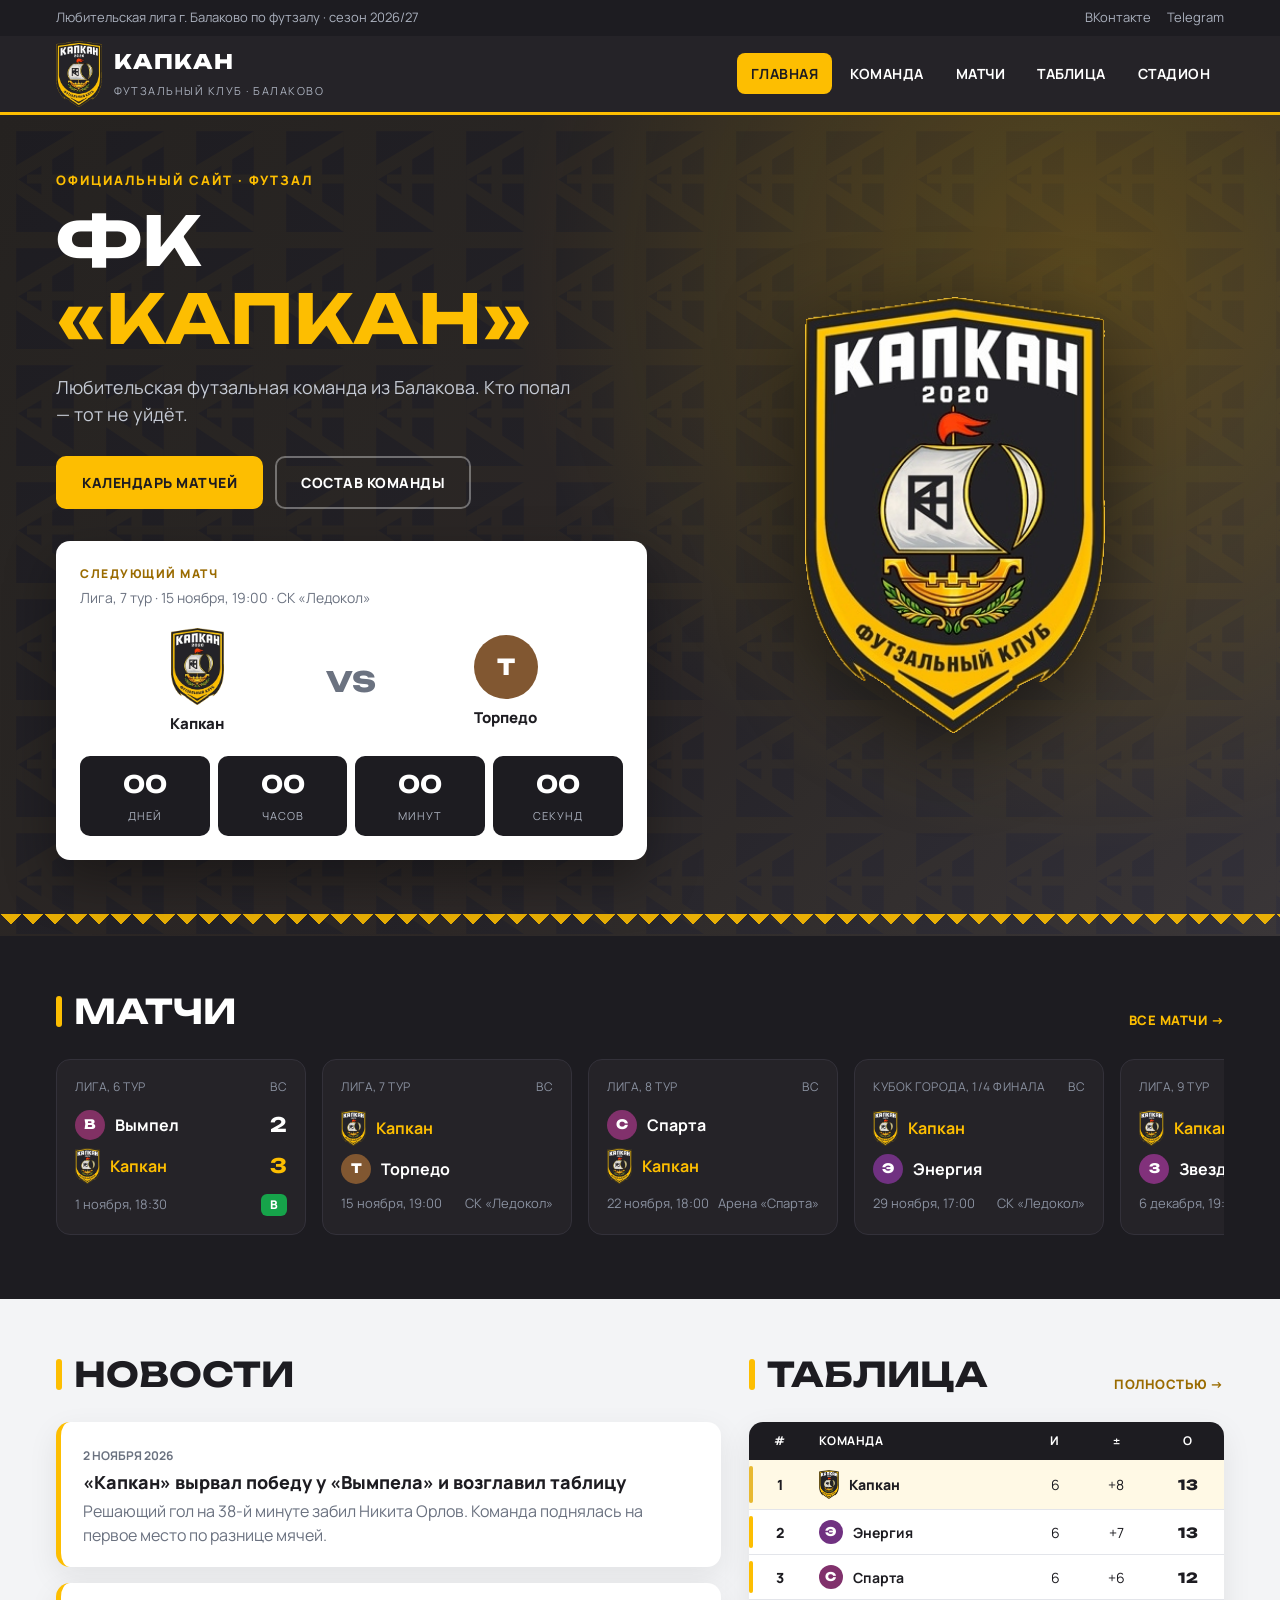
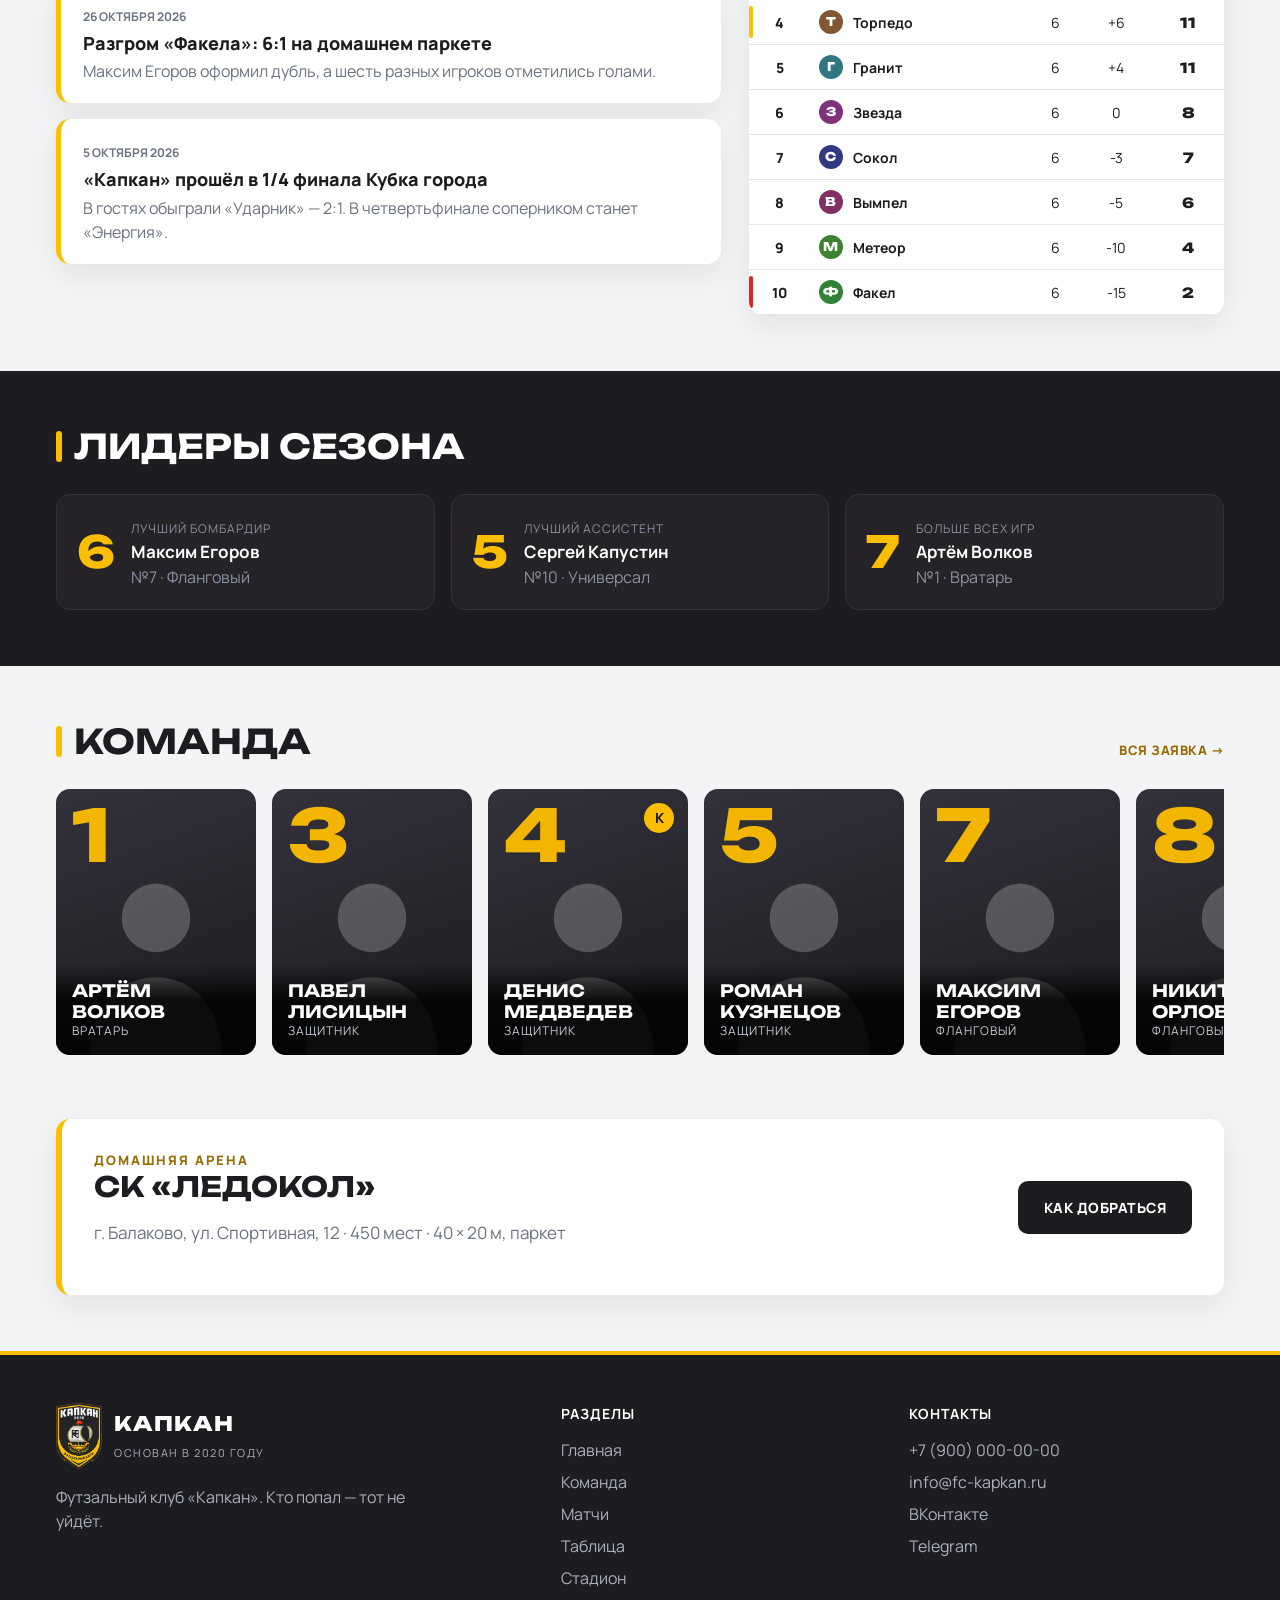
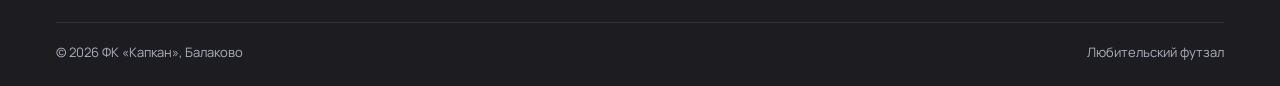
<file: index.html>
<!doctype html>
<html lang="ru">
<head>
  <meta charset="utf-8">
  <meta name="viewport" content="width=device-width, initial-scale=1">
  <title>ФК «Капкан» — официальный сайт футзального клуба</title>
  <meta name="description" content="Официальный сайт любительской футзальной команды «Капкан» из Балакова: заявка, матчи, таблица, стадион.">
  <link rel="icon" href="assets/img/emblem.png" type="image/png">
  <link rel="preconnect" href="https://fonts.googleapis.com">
  <link rel="preconnect" href="https://fonts.gstatic.com" crossorigin>
  <link href="https://fonts.googleapis.com/css2?family=Manrope:wght@400;600;700;800&family=Unbounded:wght@600;800&display=swap" rel="stylesheet">
  <link rel="stylesheet" href="assets/css/style.css">
</head>
<body data-page="home">
<div id="site-header"></div>
<main>
  <section class="hero">
    <div class="container">
      <div>
        <div class="hero__kicker">Официальный сайт · футзал</div>
        <h1>ФК <span>«Капкан»</span></h1>
        <p>Любительская футзальная команда из Балакова. Кто попал — тот не уйдёт.</p>
        <div class="btn-row">
          <a class="btn" href="matches.html">Календарь матчей</a>
          <a class="btn btn--ghost" href="team.html">Состав команды</a>
        </div>
        <div style="margin-top:32px" id="next-match"></div>
      </div>
      <img class="hero__emblem" src="assets/img/emblem.png" alt="Эмблема ФК «Капкан»">
    </div>
  </section>

  <section class="section section--dark">
    <div class="container">
      <div class="section__head"><h2 class="section__title">Матчи</h2><a class="more" href="matches.html">Все матчи →</a></div>
      <div class="match-strip" id="match-strip"></div>
    </div>
  </section>

  <section class="section">
    <div class="container home-grid">
      <div>
        <div class="section__head"><h2 class="section__title">Новости</h2></div>
        <div class="news" id="news"></div>
      </div>
      <div>
        <div class="section__head"><h2 class="section__title">Таблица</h2><a class="more" href="table.html">Полностью →</a></div>
        <div id="mini-table"></div>
      </div>
    </div>
  </section>

  <section class="section section--dark">
    <div class="container">
      <div class="section__head"><h2 class="section__title">Лидеры сезона</h2></div>
      <div class="leaders" id="leaders"></div>
    </div>
  </section>

  <section class="section">
    <div class="container">
      <div class="section__head"><h2 class="section__title">Команда</h2><a class="more" href="team.html">Вся заявка →</a></div>
      <div class="squad-slider" id="squad-slider"></div>
    </div>
  </section>

  <section class="section" style="padding-top:0">
    <div class="container">
      <div class="card" style="padding:32px;display:flex;justify-content:space-between;align-items:center;gap:24px;flex-wrap:wrap;border-left:6px solid var(--c-primary)">
        <div><div class="hero__kicker">Домашняя арена</div><div id="stadium-teaser"></div></div>
        <a class="btn btn--dark" href="stadium.html">Как добраться</a>
      </div>
    </div>
  </section>
</main>
<div id="site-footer"></div>
<script src="assets/js/data.js"></script>
<script src="assets/js/app.js"></script>
</body>
</html>
</file>
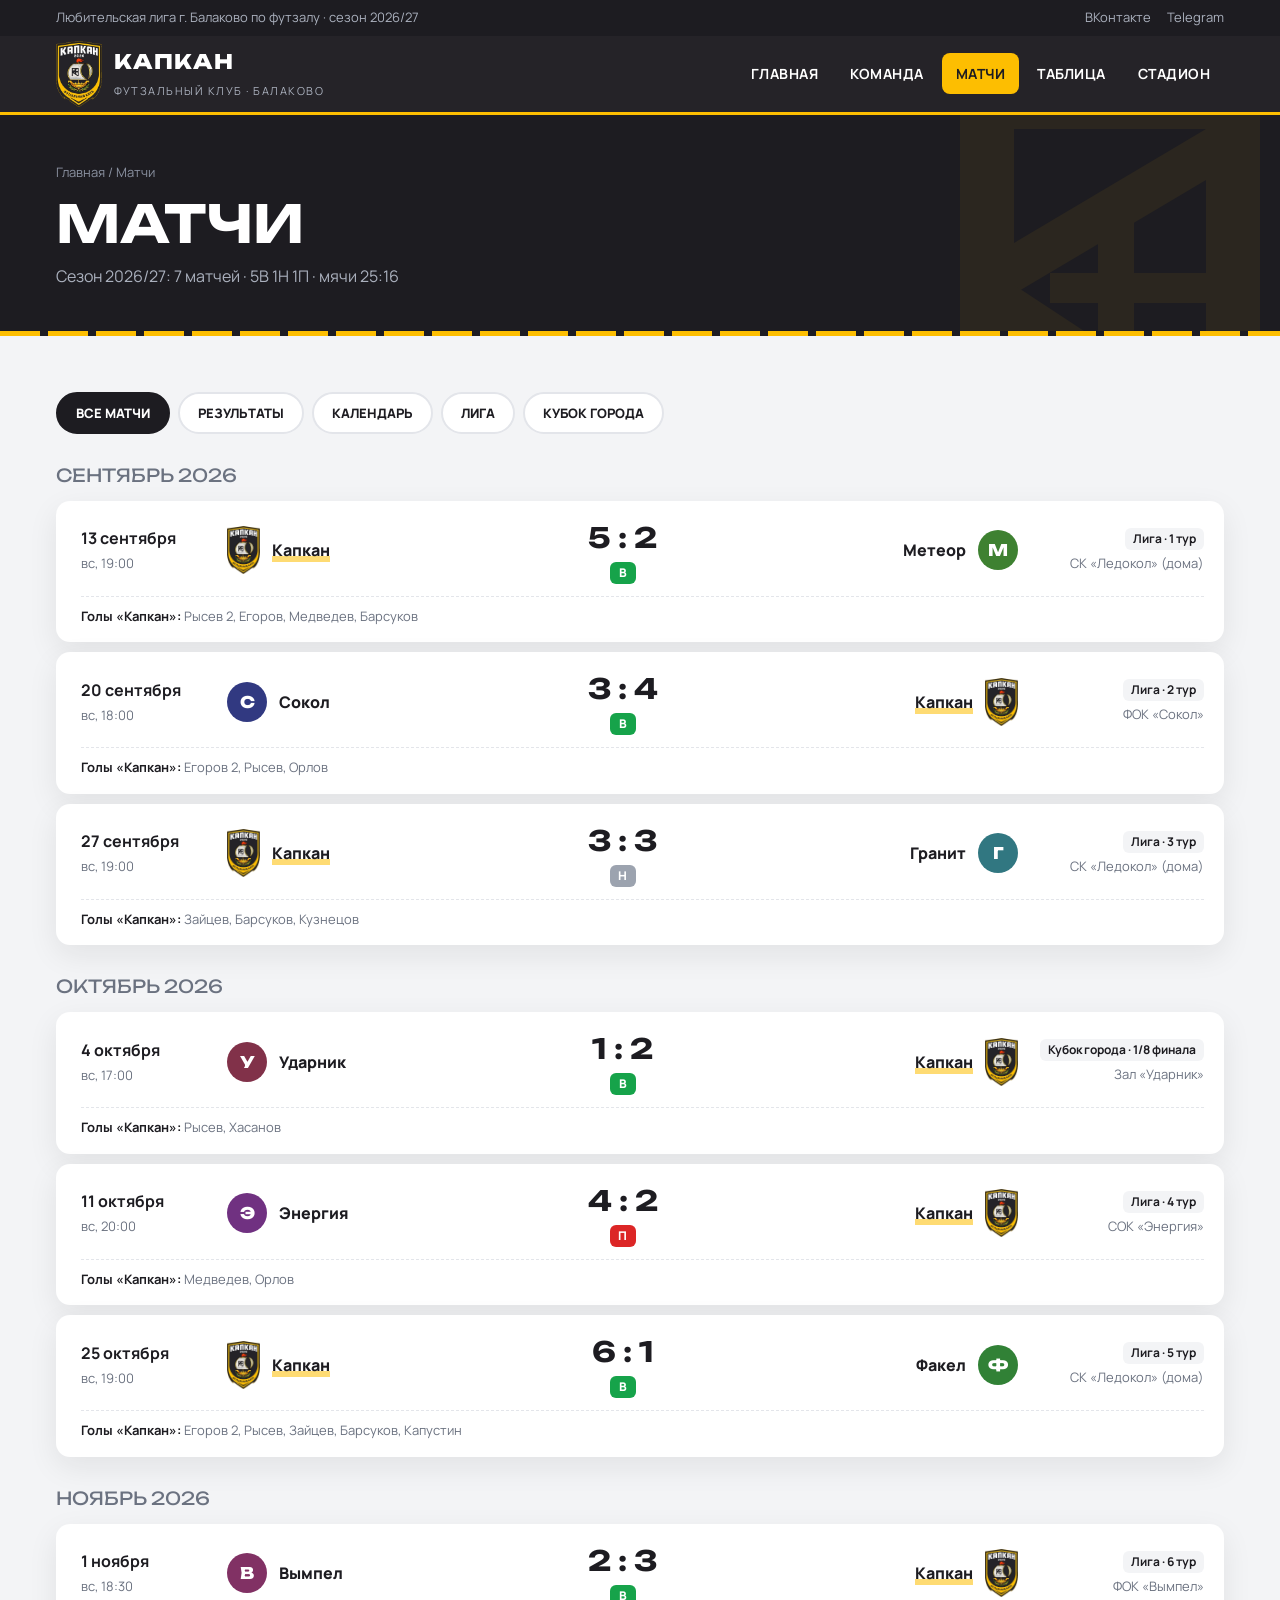
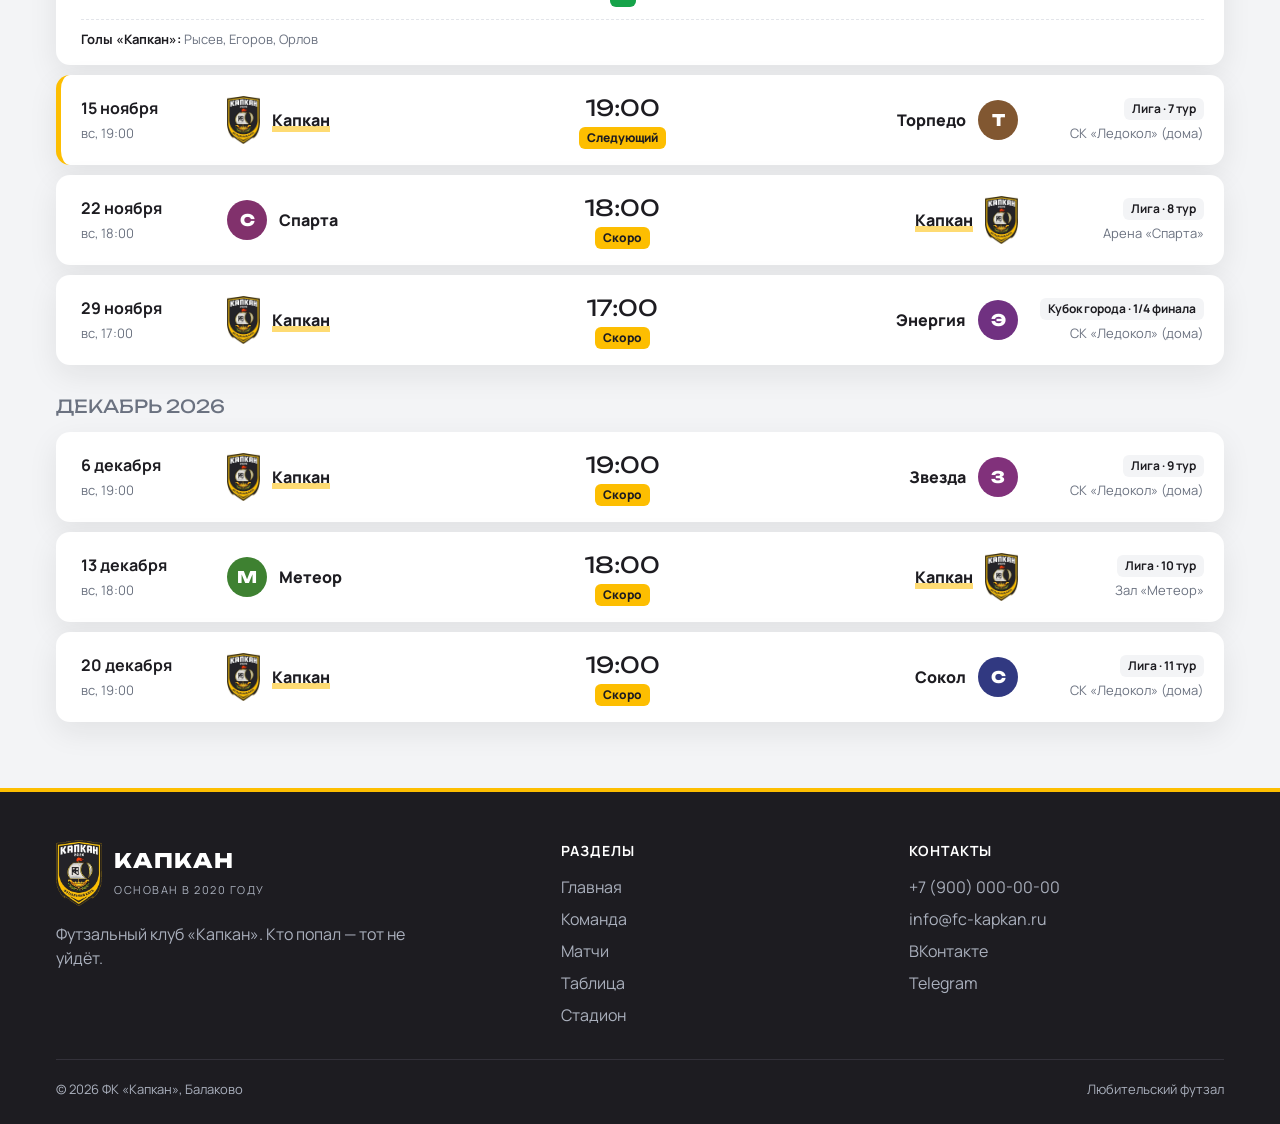
<file: matches.html>
<!doctype html>
<html lang="ru">
<head>
  <meta charset="utf-8">
  <meta name="viewport" content="width=device-width, initial-scale=1">
  <title>Матчи — ФК «Капкан»</title>
  <meta name="description" content="Календарь и результаты матчей ФК «Капкан».">
  <link rel="icon" href="assets/img/emblem.png" type="image/png">
  <link rel="preconnect" href="https://fonts.googleapis.com">
  <link rel="preconnect" href="https://fonts.gstatic.com" crossorigin>
  <link href="https://fonts.googleapis.com/css2?family=Manrope:wght@400;600;700;800&family=Unbounded:wght@600;800&display=swap" rel="stylesheet">
  <link rel="stylesheet" href="assets/css/style.css">
</head>
<body data-page="matches">
<div id="site-header"></div>
<main>
  <section class="page-head"><div class="container">
    <div class="crumbs"><a href="index.html">Главная</a> / Матчи</div>
    <h1>Матчи</h1>
    <p id="season-summary"></p>
  </div></section>

  <section class="section"><div class="container">
    <div class="tabs" id="tabs"></div>
    <div id="match-list"></div>
  </div></section>
</main>
<div id="site-footer"></div>
<script src="assets/js/data.js"></script>
<script src="assets/js/app.js"></script>
</body>
</html>
</file>
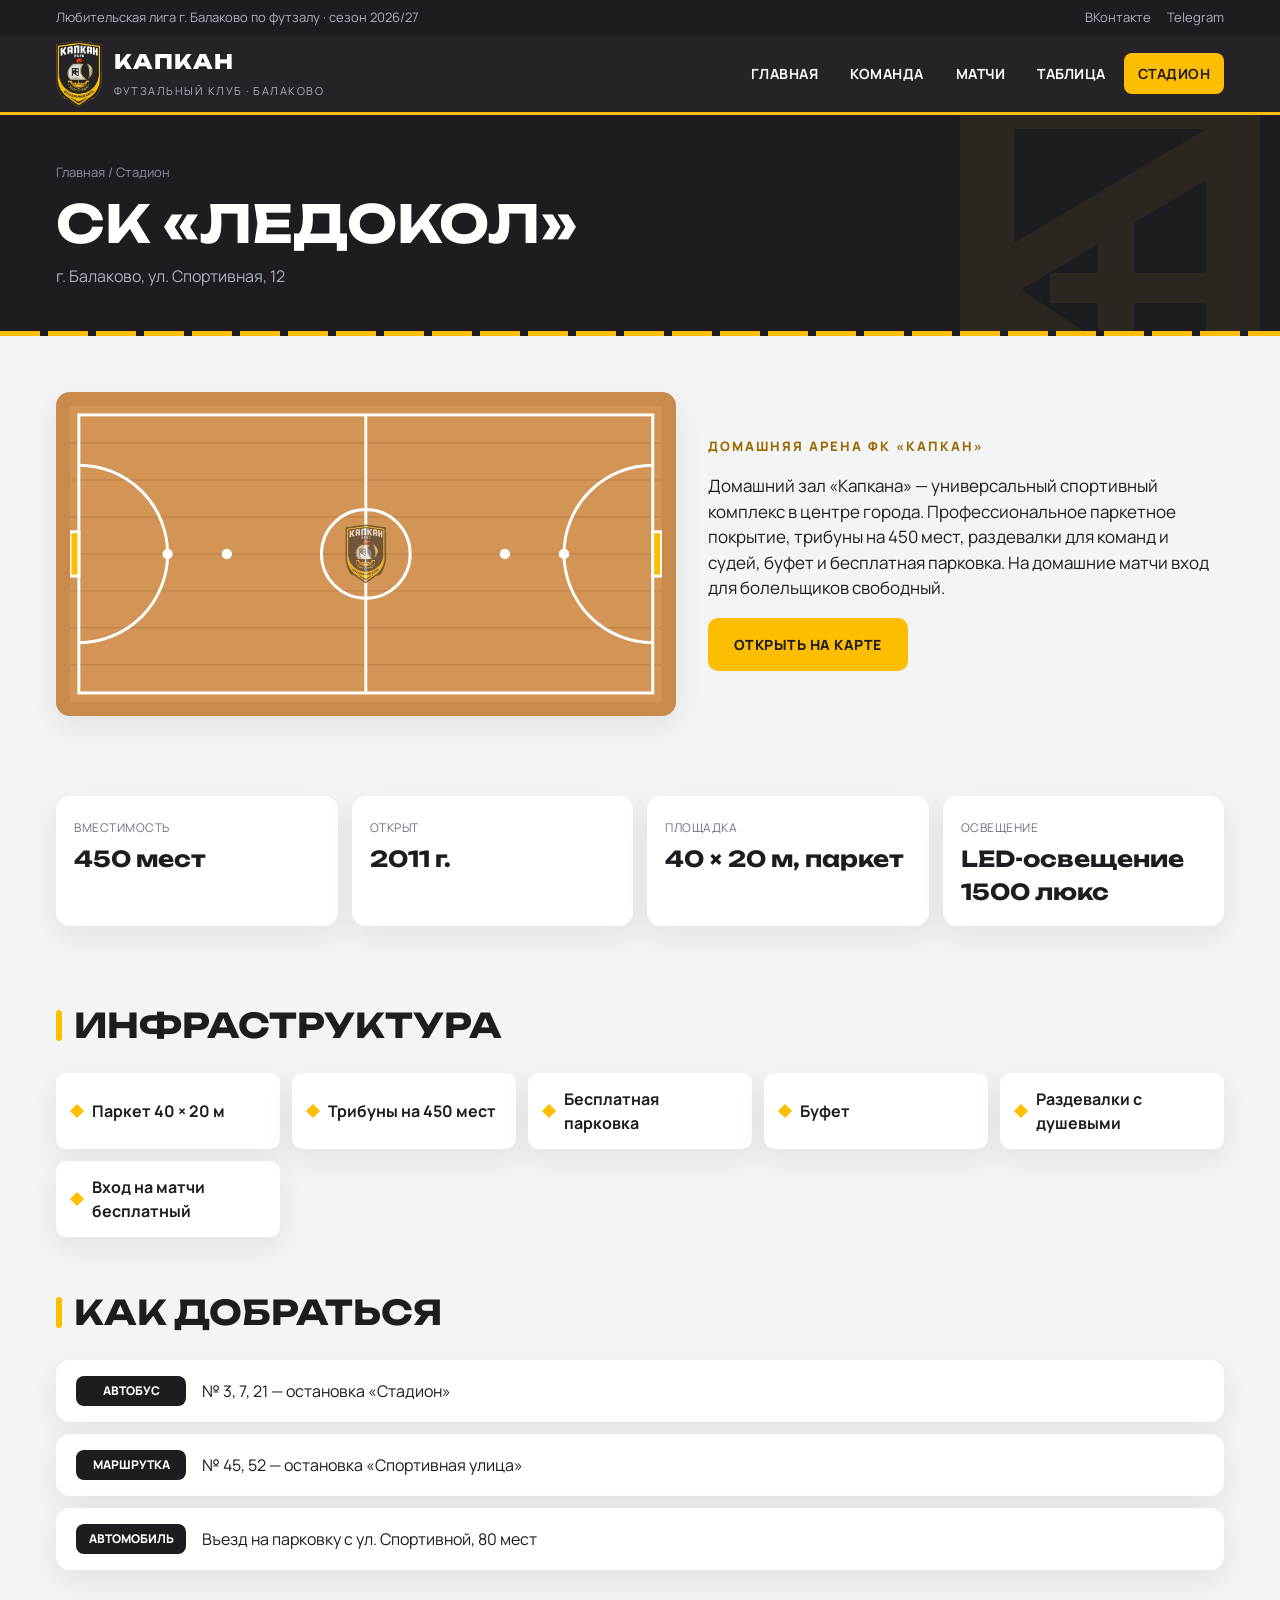
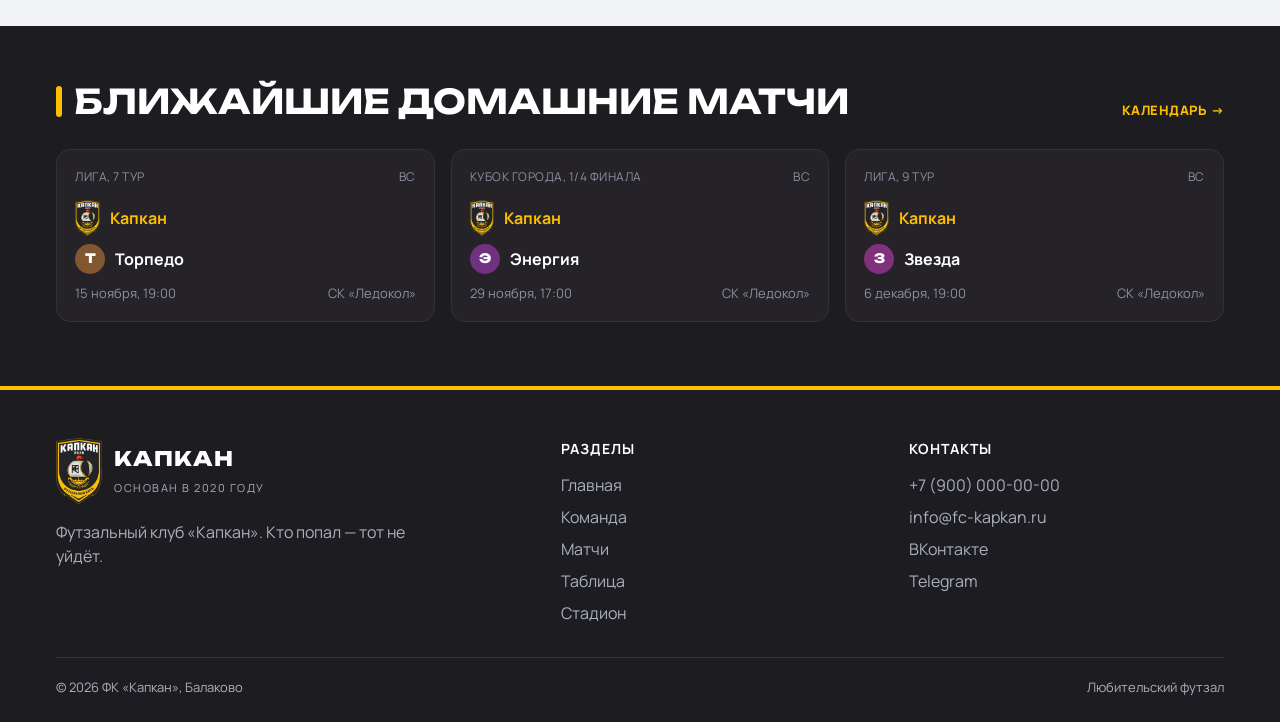
<file: stadium.html>
<!doctype html>
<html lang="ru">
<head>
  <meta charset="utf-8">
  <meta name="viewport" content="width=device-width, initial-scale=1">
  <title>Стадион — ФК «Капкан»</title>
  <meta name="description" content="Домашняя арена ФК «Капкан»: адрес, как добраться, ближайшие домашние матчи.">
  <link rel="icon" href="assets/img/emblem.png" type="image/png">
  <link rel="preconnect" href="https://fonts.googleapis.com">
  <link rel="preconnect" href="https://fonts.gstatic.com" crossorigin>
  <link href="https://fonts.googleapis.com/css2?family=Manrope:wght@400;600;700;800&family=Unbounded:wght@600;800&display=swap" rel="stylesheet">
  <link rel="stylesheet" href="assets/css/style.css">
</head>
<body data-page="stadium">
<div id="site-header"></div>
<main>
  <section class="page-head"><div class="container">
    <div class="crumbs"><a href="index.html">Главная</a> / Стадион</div>
    <h1 id="st-name"></h1>
    <p id="st-address"></p>
  </div></section>

  <section class="section"><div class="container stadium-hero">
    <div class="court" aria-label="Схема площадки">
      <svg viewBox="0 0 400 200" xmlns="http://www.w3.org/2000/svg" fill="none" stroke="#fff" stroke-width="2">
        <rect x="0" y="0" width="400" height="200" fill="#d39556" stroke="none"/>
        <g opacity=".25" stroke="#8a5a2b" stroke-width="1">
          <path d="M0 25H400M0 50H400M0 75H400M0 100H400M0 125H400M0 150H400M0 175H400"/>
        </g>
        <rect x="6" y="6" width="388" height="188"/>
        <line x1="200" y1="6" x2="200" y2="194"/>
        <circle cx="200" cy="100" r="30"/>
        <circle cx="200" cy="100" r="3" fill="#fff"/>
        <path d="M6 40 A60 60 0 0 1 66 100 A60 60 0 0 1 6 160"/>
        <path d="M394 40 A60 60 0 0 0 334 100 A60 60 0 0 0 394 160"/>
        <circle cx="66" cy="100" r="2.5" fill="#fff"/><circle cx="334" cy="100" r="2.5" fill="#fff"/>
        <circle cx="106" cy="100" r="2.5" fill="#fff"/><circle cx="294" cy="100" r="2.5" fill="#fff"/>
        <rect x="0" y="85" width="6" height="30" fill="#fdbe01" stroke="#fff"/>
        <rect x="394" y="85" width="6" height="30" fill="#fdbe01" stroke="#fff"/>
        <image href="assets/img/emblem.png" x="182" y="80" width="36" height="40" opacity=".55"/>
      </svg>
    </div>
    <div>
      <div class="hero__kicker">Домашняя арена ФК «Капкан»</div>
      <p id="st-desc" style="font-size:17px"></p>
      <a class="btn" id="st-map" href="#" target="_blank" rel="noopener">Открыть на карте</a>
    </div>
  </div></section>

  <section class="section" style="padding-top:0"><div class="container">
    <div class="stadium-facts" id="st-facts" style="grid-template-columns:repeat(auto-fit,minmax(200px,1fr))"></div>
  </div></section>

  <section class="section" style="padding-top:0"><div class="container">
    <div class="section__head"><h2 class="section__title">Инфраструктура</h2></div>
    <ul class="features" id="st-features"></ul>
  </div></section>

  <section class="section" style="padding-top:0"><div class="container">
    <div class="section__head"><h2 class="section__title">Как добраться</h2></div>
    <div class="transport" id="st-transport"></div>
  </div></section>

  <section class="section section--dark"><div class="container">
    <div class="section__head"><h2 class="section__title">Ближайшие домашние матчи</h2><a class="more" href="matches.html">Календарь →</a></div>
    <div class="match-strip" id="st-next"></div>
  </div></section>
</main>
<div id="site-footer"></div>
<script src="assets/js/data.js"></script>
<script src="assets/js/app.js"></script>
</body>
</html>
</file>
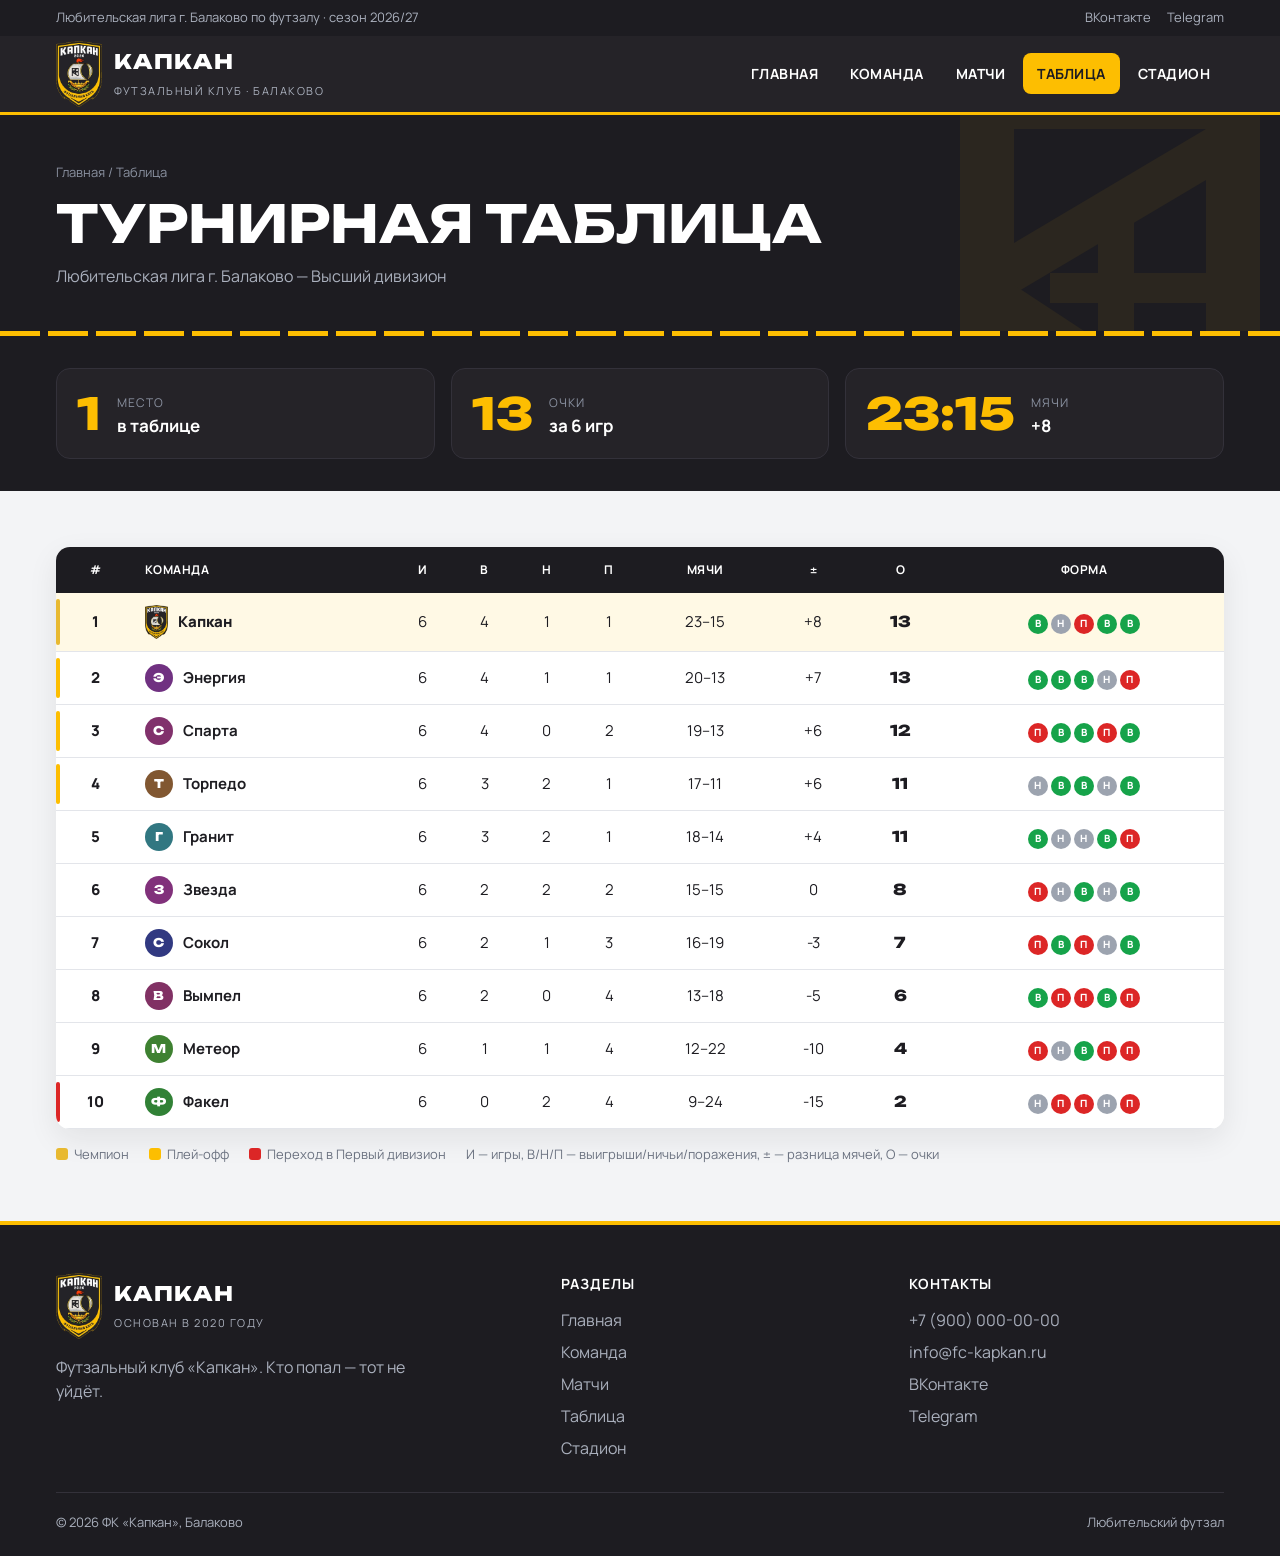
<file: table.html>
<!doctype html>
<html lang="ru">
<head>
  <meta charset="utf-8">
  <meta name="viewport" content="width=device-width, initial-scale=1">
  <title>Турнирная таблица — ФК «Капкан»</title>
  <meta name="description" content="Положение ФК «Капкан» в турнирной таблице любительской лиги.">
  <link rel="icon" href="assets/img/emblem.png" type="image/png">
  <link rel="preconnect" href="https://fonts.googleapis.com">
  <link rel="preconnect" href="https://fonts.gstatic.com" crossorigin>
  <link href="https://fonts.googleapis.com/css2?family=Manrope:wght@400;600;700;800&family=Unbounded:wght@600;800&display=swap" rel="stylesheet">
  <link rel="stylesheet" href="assets/css/style.css">
</head>
<body data-page="table">
<div id="site-header"></div>
<main>
  <section class="page-head"><div class="container">
    <div class="crumbs"><a href="index.html">Главная</a> / Таблица</div>
    <h1>Турнирная таблица</h1>
    <p id="table-title"></p>
  </div></section>

  <section class="section section--dark" style="padding:32px 0"><div class="container">
    <div class="leaders" id="my-pos"></div>
  </div></section>

  <section class="section"><div class="container">
    <div id="standings"></div>
    <div class="legend" id="legend"></div>
  </div></section>
</main>
<div id="site-footer"></div>
<script src="assets/js/data.js"></script>
<script src="assets/js/app.js"></script>
</body>
</html>
</file>
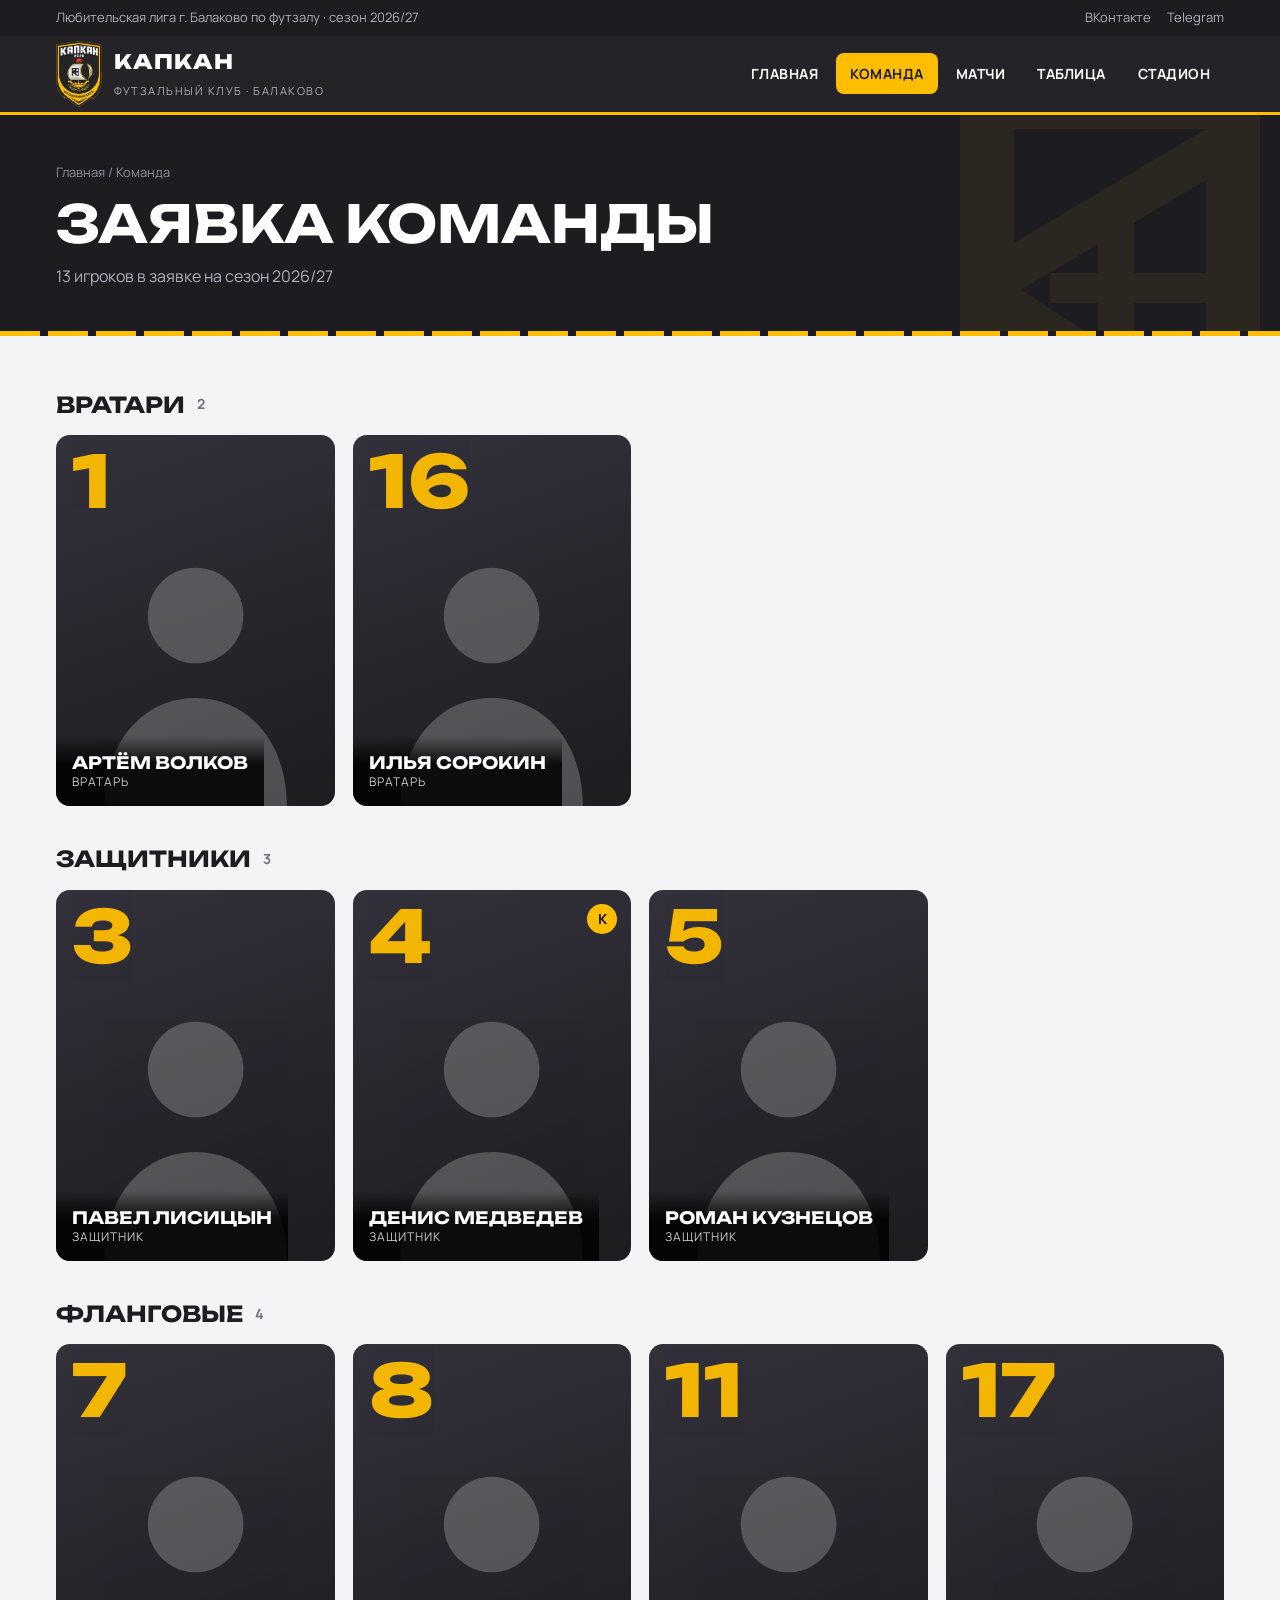
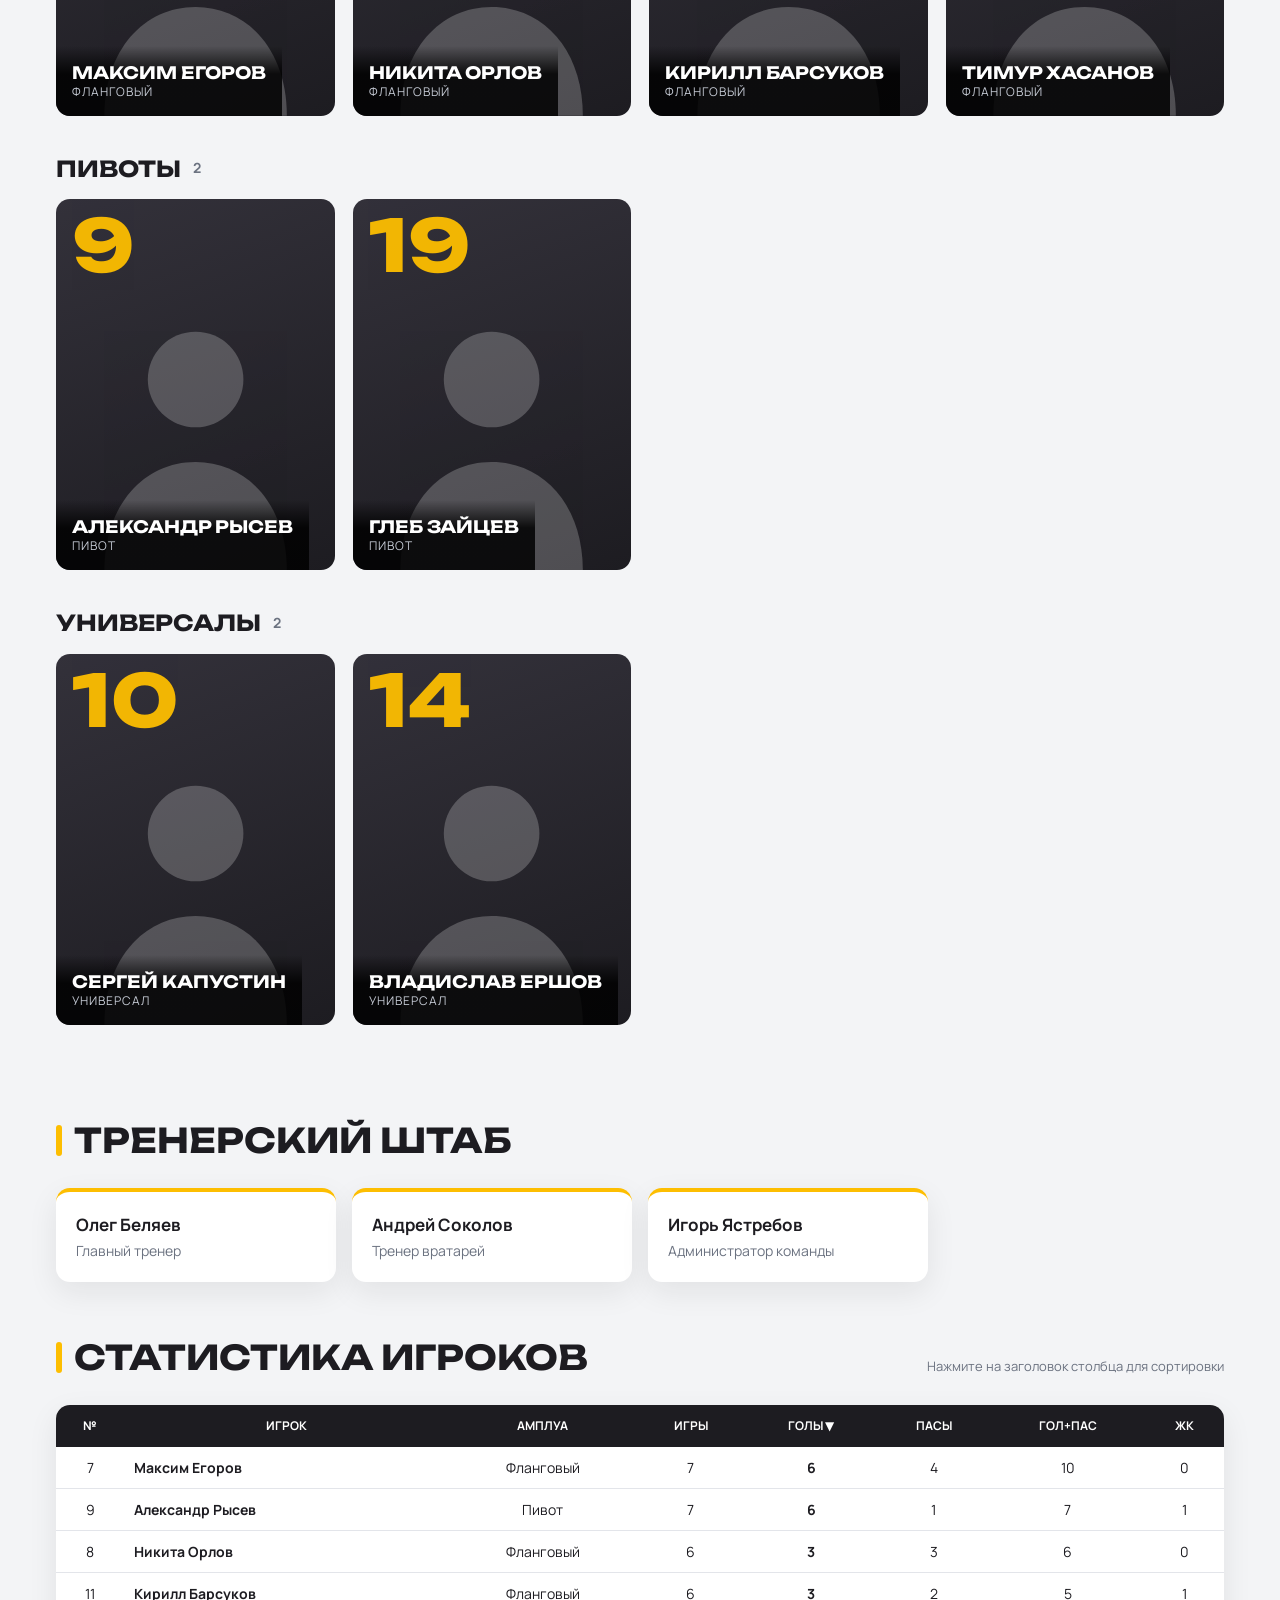
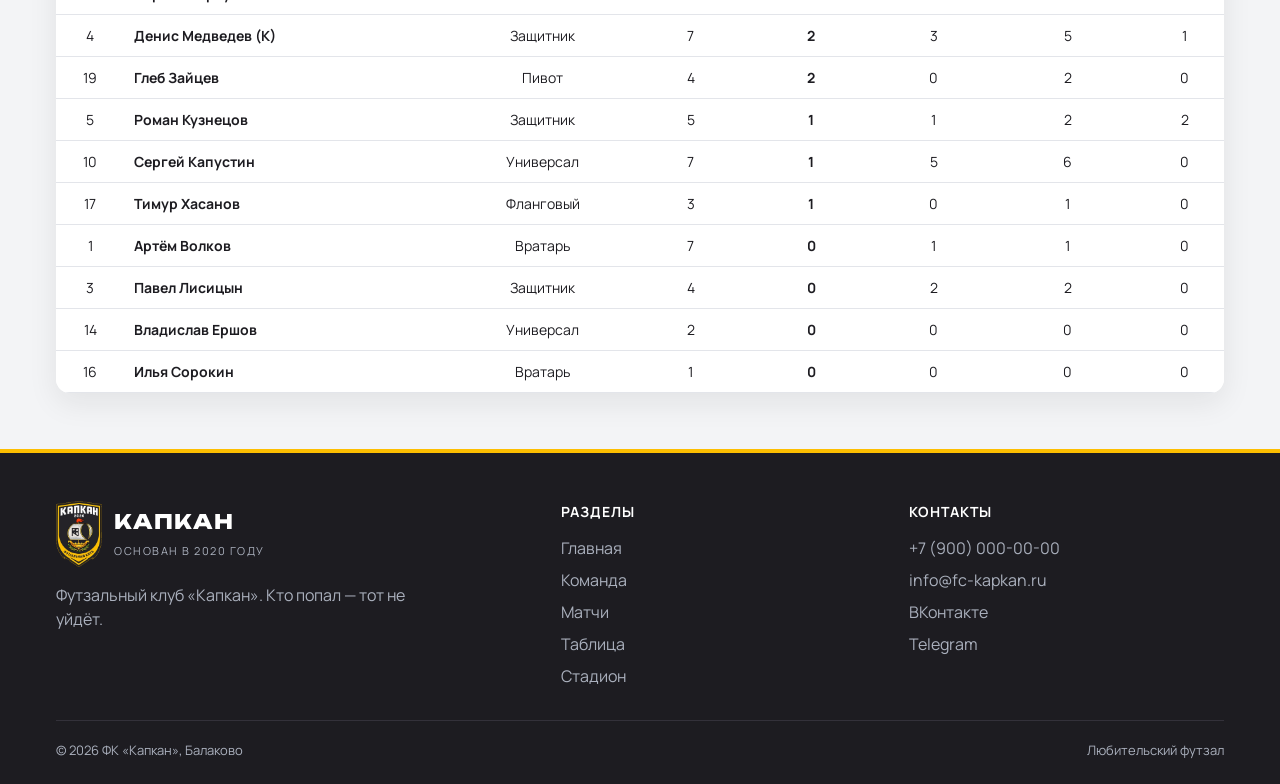
<file: team.html>
<!doctype html>
<html lang="ru">
<head>
  <meta charset="utf-8">
  <meta name="viewport" content="width=device-width, initial-scale=1">
  <title>Команда — ФК «Капкан»</title>
  <meta name="description" content="Актуальная заявка ФК «Капкан» на сезон: игроки, тренерский штаб, статистика.">
  <link rel="icon" href="assets/img/emblem.png" type="image/png">
  <link rel="preconnect" href="https://fonts.googleapis.com">
  <link rel="preconnect" href="https://fonts.gstatic.com" crossorigin>
  <link href="https://fonts.googleapis.com/css2?family=Manrope:wght@400;600;700;800&family=Unbounded:wght@600;800&display=swap" rel="stylesheet">
  <link rel="stylesheet" href="assets/css/style.css">
</head>
<body data-page="team">
<div id="site-header"></div>
<main>
  <section class="page-head"><div class="container">
    <div class="crumbs"><a href="index.html">Главная</a> / Команда</div>
    <h1>Заявка команды</h1>
    <p id="squad-count"></p>
  </div></section>

  <section class="section"><div class="container">
    <div id="squad"></div>
  </div></section>

  <section class="section" style="padding-top:0"><div class="container">
    <div class="section__head"><h2 class="section__title">Тренерский штаб</h2></div>
    <div class="staff" id="staff"></div>
  </div></section>

  <section class="section" style="padding-top:0"><div class="container">
    <div class="section__head"><h2 class="section__title">Статистика игроков</h2><span class="muted" style="font-size:13px">Нажмите на заголовок столбца для сортировки</span></div>
    <div id="stats"></div>
  </div></section>
</main>
<div id="site-footer"></div>
<script src="assets/js/data.js"></script>
<script src="assets/js/app.js"></script>
</body>
</html>
</file>
<file: assets/css/style.css>
/* =================================================================
   ЦВЕТА КЛУБА — меняйте здесь, чтобы подогнать под эмблему.
   ================================================================= */
:root {
  --c-primary: #fdbe01;        /* жёлтый с эмблемы (акцент) */
  --c-on-primary: #1d1c21;     /* текст на жёлтом */
  --c-primary-ink: #9a6b00;    /* «жёлтый» текст на белом фоне (читаемый) */
  --c-flag: #f0462b;           /* красный флажок с эмблемы */
  --c-primary-dark: #e9a800;
  --c-dark: #1d1c21;           /* чёрный с эмблемы */
  --c-dark-2: #252328;
  --c-dark-3: #33313a;
  --c-light: #ffffff;
  --c-bg: #f3f4f6;
  --c-text: #1d1c21;
  --c-muted: #6b7280;
  --c-line: #e3e5ea;
  --c-win: #16a34a;
  --c-draw: #9ca3af;
  --c-loss: #dc2626;
  --c-gold: #e8b931;

  --radius: 14px;
  --shadow: 0 10px 30px rgba(20, 22, 28, .08);
  --container: 1200px;
  --font: "Manrope", system-ui, -apple-system, "Segoe UI", Roboto, Arial, sans-serif;
  --font-display: "Unbounded", "Manrope", system-ui, sans-serif;
}

*, *::before, *::after { box-sizing: border-box; }
html { scroll-behavior: smooth; }
body {
  margin: 0;
  font-family: var(--font);
  color: var(--c-text);
  background: var(--c-bg);
  line-height: 1.5;
  -webkit-font-smoothing: antialiased;
}
img { max-width: 100%; display: block; }
a { color: inherit; text-decoration: none; }
h1, h2, h3 { font-family: var(--font-display); line-height: 1.15; margin: 0; }
.container { max-width: var(--container); margin: 0 auto; padding: 0 16px; }

/* ---------- Шапка ---------- */
.topbar { background: var(--c-dark); color: #aab0bd; font-size: 13px; }
.topbar .container { display: flex; justify-content: space-between; gap: 16px; padding-top: 8px; padding-bottom: 8px; }
.topbar a:hover { color: var(--c-primary); }
.topbar__links { display: flex; gap: 16px; }

.header {
  position: sticky; top: 0; z-index: 50;
  background: var(--c-dark-2);
  border-bottom: 3px solid var(--c-primary);
}
.header .container { display: flex; align-items: center; gap: 24px; height: 76px; }
.logo { display: flex; align-items: center; gap: 12px; color: var(--c-light); flex-shrink: 0; }
.logo img { width: 52px; height: 60px; object-fit: contain; }
.logo__name { font-family: var(--font-display); font-weight: 800; font-size: 20px; letter-spacing: 1px; text-transform: uppercase; }
.logo__sub { font-size: 11px; color: #aab0bd; text-transform: uppercase; letter-spacing: 1.5px; }

.nav { display: flex; gap: 4px; margin-left: auto; }
.nav a {
  color: var(--c-light); font-weight: 700; font-size: 14px; text-transform: uppercase; letter-spacing: .5px;
  padding: 10px 14px; border-radius: 8px; transition: background .2s, color .2s;
}
.nav a:hover { background: var(--c-dark-3); }
.nav a.active { background: var(--c-primary); color: var(--c-on-primary); }
.burger { display: none; margin-left: auto; background: none; border: 0; color: var(--c-light); cursor: pointer; padding: 8px; }
.burger span { display: block; width: 26px; height: 3px; background: currentColor; margin: 5px 0; border-radius: 2px; }

/* ---------- Hero / главный экран ---------- */
.hero {
  position: relative; overflow: hidden; color: var(--c-light);
  background:
    radial-gradient(circle at 85% 20%, rgba(253,190,1,.22), transparent 45%),
    linear-gradient(135deg, var(--c-dark) 0%, var(--c-dark-2) 60%, var(--c-dark-3) 100%);
}
.hero::after { /* «зубья капкана» */
  content: ""; position: absolute; left: 0; right: 0; bottom: 0; height: 22px;
  background: linear-gradient(135deg, var(--c-primary) 25%, transparent 25%) -11px 0 / 22px 22px,
              linear-gradient(225deg, var(--c-primary) 25%, transparent 25%) -11px 0 / 22px 22px;
  opacity: .9;
}
.hero .container { display: grid; grid-template-columns: 1.1fr 1fr; gap: 40px; align-items: center; padding-top: 56px; padding-bottom: 76px; }
.hero__kicker { color: var(--c-primary); font-weight: 800; text-transform: uppercase; letter-spacing: 2px; font-size: 13px; }
.hero h1 { font-size: clamp(36px, 6vw, 68px); text-transform: uppercase; margin: 12px 0 16px; }
.hero h1 span { color: var(--c-primary); }
.hero p { color: #c5cad4; font-size: 18px; max-width: 520px; margin: 0 0 28px; }
.hero__emblem { width: min(320px, 70%); margin: 0 auto; filter: drop-shadow(0 20px 40px rgba(0,0,0,.5)); }

.btn {
  display: inline-flex; align-items: center; gap: 8px; cursor: pointer;
  padding: 14px 24px; border-radius: 10px; border: 2px solid var(--c-primary);
  background: var(--c-primary); color: var(--c-on-primary); font-weight: 800; font-size: 14px;
  text-transform: uppercase; letter-spacing: .5px; transition: transform .15s, background .2s;
}
.btn:hover { background: var(--c-primary-dark); border-color: var(--c-primary-dark); transform: translateY(-2px); }
.btn--ghost { background: transparent; color: var(--c-light); border-color: rgba(255,255,255,.35); }
.btn--ghost:hover { background: rgba(255,255,255,.08); border-color: var(--c-light); }
.btn--dark { background: var(--c-dark); border-color: var(--c-dark); }
.btn-row { display: flex; gap: 12px; flex-wrap: wrap; }

/* ---------- Заголовок страницы ---------- */
.page-head { background: var(--c-dark); color: var(--c-light); position: relative; overflow: hidden; }
.page-head::before {
  content: ""; position: absolute; right: -60px; top: -60px; width: 320px; height: 320px;
  background: url("../img/emblem.png") center / contain no-repeat; opacity: .07;
}
.page-head .container { padding-top: 48px; padding-bottom: 48px; position: relative; }
.page-head h1 { font-size: clamp(30px, 5vw, 52px); text-transform: uppercase; }
.page-head p { color: #aab0bd; margin: 10px 0 0; }
.crumbs { font-size: 13px; color: #8a91a0; margin-bottom: 12px; }
.crumbs a:hover { color: var(--c-primary); }

/* ---------- Секции ---------- */
.section { padding: 56px 0; }
.section--dark { background: var(--c-dark); color: var(--c-light); }
.section__head { display: flex; justify-content: space-between; align-items: end; gap: 16px; margin-bottom: 28px; flex-wrap: wrap; }
.section__title { font-size: clamp(24px, 3.5vw, 34px); text-transform: uppercase; position: relative; padding-left: 18px; }
.section__title::before { content: ""; position: absolute; left: 0; top: 4px; bottom: 4px; width: 6px; background: var(--c-primary); border-radius: 3px; }
.more { color: var(--c-primary); font-weight: 800; text-transform: uppercase; font-size: 13px; letter-spacing: .5px; }
.more:hover { text-decoration: underline; }

.card { background: var(--c-light); border-radius: var(--radius); box-shadow: var(--shadow); }

/* ---------- Следующий матч ---------- */
.next-match {
  background: var(--c-light); color: var(--c-text); border-radius: var(--radius); box-shadow: 0 20px 50px rgba(0,0,0,.35);
  padding: 24px; position: relative; overflow: hidden;
}
.next-match__label { font-size: 12px; font-weight: 800; color: var(--c-primary-ink); text-transform: uppercase; letter-spacing: 1.5px; }
.next-match__meta { color: var(--c-muted); font-size: 14px; margin-top: 4px; }
.versus { display: grid; grid-template-columns: 1fr auto 1fr; gap: 12px; align-items: center; margin: 20px 0; text-align: center; }
.team-badge { display: flex; flex-direction: column; align-items: center; gap: 8px; font-weight: 800; font-size: 15px; }
.team-badge img, .team-badge .crest { width: 64px; height: 64px; }
.versus__mid { font-family: var(--font-display); font-weight: 800; font-size: 28px; color: var(--c-muted); }
.crest {
  display: grid; place-items: center; border-radius: 50%; color: var(--c-light);
  font-family: var(--font-display); font-weight: 800; font-size: 22px; flex-shrink: 0;
}
.countdown { display: grid; grid-template-columns: repeat(4, 1fr); gap: 8px; }
.countdown div { background: var(--c-dark); color: var(--c-light); border-radius: 10px; padding: 10px 4px; text-align: center; }
.countdown b { display: block; font-family: var(--font-display); font-size: 24px; }
.countdown small { font-size: 11px; color: #aab0bd; text-transform: uppercase; letter-spacing: 1px; }

/* ---------- Лента матчей ---------- */
.match-strip { display: grid; grid-auto-flow: column; grid-auto-columns: minmax(250px, 1fr); gap: 16px; overflow-x: auto; padding-bottom: 8px; scroll-snap-type: x mandatory; }
.match-strip::-webkit-scrollbar { height: 6px; }
.match-strip::-webkit-scrollbar-thumb { background: var(--c-dark-3); border-radius: 3px; }
.mcard { background: var(--c-dark-2); color: var(--c-light); border-radius: var(--radius); padding: 18px; scroll-snap-align: start; border: 1px solid var(--c-dark-3); }
.section:not(.section--dark) .mcard { background: var(--c-light); color: var(--c-text); border-color: var(--c-line); box-shadow: var(--shadow); }
.mcard__top { display: flex; justify-content: space-between; font-size: 12px; color: #8a91a0; text-transform: uppercase; letter-spacing: .5px; }
.mcard__teams { margin: 14px 0 10px; display: grid; gap: 8px; }
.mcard__row { display: flex; align-items: center; gap: 10px; font-weight: 700; }
.mcard__row .crest { width: 30px; height: 30px; font-size: 13px; }
.mcard__row b { margin-left: auto; font-family: var(--font-display); font-size: 20px; }
.mcard__row.self { color: var(--c-primary); }
.mcard__bottom { font-size: 13px; color: #8a91a0; display: flex; justify-content: space-between; align-items: center; }

.result { display: inline-block; min-width: 26px; text-align: center; padding: 2px 8px; border-radius: 6px; font-weight: 800; font-size: 12px; color: #fff; }
.result--W { background: var(--c-win); }
.result--D { background: var(--c-draw); }
.result--L { background: var(--c-loss); }
.result--N { background: var(--c-primary); color: var(--c-on-primary); }

/* ---------- Матчи (страница) ---------- */
.tabs { display: flex; gap: 8px; flex-wrap: wrap; margin-bottom: 24px; }
.tab {
  border: 2px solid var(--c-line); background: var(--c-light); color: var(--c-text);
  padding: 10px 18px; border-radius: 999px; font-weight: 800; font-size: 13px; text-transform: uppercase; cursor: pointer; font-family: inherit;
}
.tab:hover { border-color: var(--c-primary); }
.tab.active { background: var(--c-dark); border-color: var(--c-dark); color: var(--c-light); }

.month-title { font-family: var(--font-display); text-transform: uppercase; font-size: 18px; margin: 28px 0 12px; color: var(--c-muted); }
.match-row {
  display: grid; grid-template-columns: 130px 1fr 150px 1fr 170px; align-items: center; gap: 16px;
  background: var(--c-light); border-radius: var(--radius); padding: 16px 20px; margin-bottom: 10px; box-shadow: var(--shadow);
  border-left: 5px solid transparent;
}
.match-row.is-next { border-left-color: var(--c-primary); }
.match-row__date b { display: block; font-size: 16px; }
.match-row__date span { color: var(--c-muted); font-size: 13px; }
.match-row__team { display: flex; align-items: center; gap: 12px; font-weight: 800; }
.match-row__team.right { justify-content: flex-end; text-align: right; }
.match-row__team .crest { width: 40px; height: 40px; font-size: 16px; }
.match-row__team img { width: 36px; height: 42px; }
.match-row__team.self { color: var(--c-text); }
.match-row__score { text-align: center; }
.match-row__score b { font-family: var(--font-display); font-size: 28px; display: block; }
.match-row__score .time { font-family: var(--font-display); font-size: 22px; }
.match-row__info { text-align: right; font-size: 13px; color: var(--c-muted); }
.match-row__info .tag { display: inline-block; background: var(--c-bg); color: var(--c-text); padding: 2px 8px; border-radius: 6px; font-weight: 700; font-size: 12px; margin-bottom: 4px; }
.match-row__scorers { grid-column: 1 / -1; font-size: 13px; color: var(--c-muted); border-top: 1px dashed var(--c-line); padding-top: 10px; margin-top: -4px; }
.match-row__scorers b { color: var(--c-text); }

/* ---------- Таблица ---------- */
.table-wrap { overflow-x: auto; }
.standings { width: 100%; border-collapse: collapse; background: var(--c-light); font-size: 15px; }
.standings th {
  background: var(--c-dark); color: var(--c-light); font-size: 12px; text-transform: uppercase; letter-spacing: .5px;
  padding: 14px 10px; text-align: center; white-space: nowrap;
}
.standings th:nth-child(2) { text-align: left; }
.standings td { padding: 12px 10px; text-align: center; border-bottom: 1px solid var(--c-line); white-space: nowrap; }
.standings td.team { text-align: left; font-weight: 700; }
.standings td.team div { display: flex; align-items: center; gap: 10px; }
.standings td.team .crest { width: 28px; height: 28px; font-size: 12px; }
.standings td.team img { width: 26px; height: 30px; }
.standings td.pts { font-family: var(--font-display); font-weight: 800; }
.standings td.pos { font-weight: 800; position: relative; }
.standings td.pos::before { content: ""; position: absolute; left: 0; top: 6px; bottom: 6px; width: 4px; border-radius: 2px; background: var(--zone, transparent); }
.standings tr.self td { background: rgba(253,190,1,.10); }
.standings tr.self td.team { color: var(--c-text); font-weight: 800; }
.standings tbody tr:hover td { background: #fafafb; }
.standings tbody tr.self:hover td { background: rgba(253,190,1,.16); }
.form { display: inline-flex; gap: 3px; }
.form span { width: 20px; height: 20px; border-radius: 50%; display: grid; place-items: center; color: #fff; font-size: 10px; font-weight: 800; }
.legend { display: flex; gap: 20px; flex-wrap: wrap; margin-top: 16px; font-size: 13px; color: var(--c-muted); }
.legend i { display: inline-block; width: 12px; height: 12px; border-radius: 3px; margin-right: 6px; vertical-align: -1px; }
.standings--mini { font-size: 14px; }
.standings--mini td, .standings--mini th { padding: 10px 8px; }

/* ---------- Заявка ---------- */
.squad-group { margin-bottom: 40px; }
.squad-group h2 { font-size: 22px; text-transform: uppercase; margin-bottom: 18px; display: flex; align-items: center; gap: 12px; }
.squad-group h2 small { font-family: var(--font); font-size: 14px; color: var(--c-muted); font-weight: 700; }
.players { display: grid; grid-template-columns: repeat(auto-fill, minmax(220px, 1fr)); gap: 18px; }
.player {
  position: relative; border-radius: var(--radius); overflow: hidden; cursor: pointer; text-align: left;
  background: linear-gradient(160deg, var(--c-dark-3), var(--c-dark)); color: var(--c-light);
  aspect-ratio: 3 / 4; display: flex; flex-direction: column; justify-content: flex-end; border: 0; padding: 0; font-family: inherit;
  transition: transform .2s, box-shadow .2s;
}
.player:hover { transform: translateY(-6px); box-shadow: 0 20px 40px rgba(20,22,28,.3); }
.player__num {
  position: absolute; top: 10px; left: 16px; font-family: var(--font-display); font-weight: 800; font-size: 72px;
  color: var(--c-primary); line-height: 1; opacity: .95;
}
.player__photo { position: absolute; inset: 0; display: grid; place-items: end center; }
.player__photo img { width: 100%; height: 100%; object-fit: cover; }
.player__photo svg { width: 78%; opacity: .22; }
.player__info { position: relative; padding: 16px; background: linear-gradient(transparent, rgba(0,0,0,.85) 40%); }
.player__name { font-family: var(--font-display); font-size: 17px; font-weight: 700; text-transform: uppercase; }
.player__pos { font-size: 12px; color: #c5cad4; text-transform: uppercase; letter-spacing: 1px; }
.cap { position: absolute; top: 14px; right: 14px; background: var(--c-primary); color: var(--c-on-primary); font-weight: 800; width: 30px; height: 30px; border-radius: 50%; display: grid; place-items: center; font-size: 14px; }

.staff { display: grid; grid-template-columns: repeat(auto-fill, minmax(240px, 1fr)); gap: 16px; }
.staff .card { padding: 20px; border-top: 4px solid var(--c-primary); }
.staff b { display: block; font-size: 17px; }
.staff span { color: var(--c-muted); font-size: 14px; }

.stats-table { width: 100%; border-collapse: collapse; background: var(--c-light); font-size: 14px; }
.stats-table th { background: var(--c-dark); color: #fff; padding: 12px 10px; font-size: 12px; text-transform: uppercase; cursor: pointer; user-select: none; white-space: nowrap; }
.stats-table th:hover { color: var(--c-primary); }
.stats-table td { padding: 10px; border-bottom: 1px solid var(--c-line); text-align: center; white-space: nowrap; }
.stats-table td:nth-child(2) { text-align: left; font-weight: 700; }

/* Модальное окно игрока */
.modal { position: fixed; inset: 0; z-index: 100; background: rgba(10,11,14,.75); display: none; align-items: center; justify-content: center; padding: 16px; }
.modal.open { display: flex; }
.modal__box { background: var(--c-light); border-radius: var(--radius); max-width: 720px; width: 100%; overflow: hidden; display: grid; grid-template-columns: 260px 1fr; max-height: 90vh; overflow-y: auto; position: relative; }
.modal__side { background: linear-gradient(160deg, var(--c-dark-3), var(--c-dark)); color: #fff; padding: 24px; position: relative; min-height: 280px; display: flex; flex-direction: column; justify-content: flex-end; }
.modal__side .player__num { font-size: 110px; }
.modal__body { padding: 28px; }
.modal__body h3 { font-size: 26px; text-transform: uppercase; }
.modal__close { position: absolute; top: 10px; right: 12px; background: none; border: 0; font-size: 32px; cursor: pointer; color: var(--c-muted); line-height: 1; z-index: 2; }
.facts { display: grid; grid-template-columns: 1fr 1fr; gap: 12px; margin: 20px 0; }
.facts div { background: var(--c-bg); border-radius: 10px; padding: 12px; }
.facts small { display: block; color: var(--c-muted); font-size: 12px; text-transform: uppercase; }
.facts b { font-size: 16px; }
.bigstats { display: grid; grid-template-columns: repeat(4, 1fr); gap: 8px; }
.bigstats div { text-align: center; background: var(--c-dark); color: #fff; border-radius: 10px; padding: 12px 4px; }
.bigstats b { display: block; font-family: var(--font-display); font-size: 26px; color: var(--c-primary); }
.bigstats small { font-size: 11px; text-transform: uppercase; color: #aab0bd; }

/* ---------- Стадион ---------- */
.stadium-hero { display: grid; grid-template-columns: 1.2fr 1fr; gap: 32px; align-items: center; }
.court { background: #c98a4b; border-radius: var(--radius); padding: 14px; box-shadow: var(--shadow); }
.court svg { width: 100%; height: auto; display: block; }
.stadium-facts { display: grid; grid-template-columns: repeat(2, 1fr); gap: 14px; margin: 24px 0; }
.stadium-facts .card { padding: 18px; }
.stadium-facts small { color: var(--c-muted); font-size: 12px; text-transform: uppercase; letter-spacing: .5px; }
.stadium-facts b { display: block; font-family: var(--font-display); font-size: 22px; margin-top: 4px; }
.features { display: grid; grid-template-columns: repeat(auto-fill, minmax(220px, 1fr)); gap: 12px; }
.features li { list-style: none; background: var(--c-light); padding: 14px 16px; border-radius: 10px; font-weight: 700; display: flex; gap: 10px; align-items: center; box-shadow: var(--shadow); }
.features li::before { content: ""; width: 10px; height: 10px; background: var(--c-primary); transform: rotate(45deg); flex-shrink: 0; }
.features { padding: 0; margin: 0; }
.transport { display: grid; gap: 12px; }
.transport .card { padding: 16px 20px; display: flex; gap: 16px; align-items: center; }
.transport .tag { background: var(--c-dark); color: #fff; padding: 6px 12px; border-radius: 8px; font-weight: 800; font-size: 12px; text-transform: uppercase; min-width: 110px; text-align: center; }

/* ---------- Главная: сетка ---------- */
.home-grid { display: grid; grid-template-columns: 1.4fr 1fr; gap: 28px; }
.news { display: grid; gap: 16px; }
.news article { padding: 20px 22px; border-left: 5px solid var(--c-primary); }
.news time { font-size: 12px; color: var(--c-muted); font-weight: 700; text-transform: uppercase; }
.news h3 { font-family: var(--font); font-size: 18px; margin: 6px 0; font-weight: 800; }
.news p { margin: 0; color: var(--c-muted); }

.squad-slider { display: grid; grid-auto-flow: column; grid-auto-columns: 200px; gap: 16px; overflow-x: auto; padding-bottom: 8px; scroll-snap-type: x mandatory; }
.squad-slider .player { scroll-snap-align: start; }

.leaders { display: grid; grid-template-columns: repeat(3, 1fr); gap: 16px; }
.leader { background: var(--c-dark-2); border-radius: var(--radius); padding: 20px; display: flex; gap: 16px; align-items: center; border: 1px solid var(--c-dark-3); }
.leader__val { font-family: var(--font-display); font-size: 44px; color: var(--c-primary); font-weight: 800; line-height: 1; }
.leader small { color: #8a91a0; text-transform: uppercase; font-size: 12px; letter-spacing: 1px; }
.leader b { display: block; font-size: 17px; }

/* ---------- Подвал ---------- */
.footer { background: var(--c-dark); color: #aab0bd; padding: 48px 0 24px; border-top: 4px solid var(--c-primary); }
.footer__grid { display: grid; grid-template-columns: 1.5fr 1fr 1fr; gap: 32px; }
.footer h4 { color: #fff; text-transform: uppercase; font-size: 14px; letter-spacing: 1px; margin: 0 0 14px; }
.footer ul { list-style: none; margin: 0; padding: 0; display: grid; gap: 8px; }
.footer a:hover { color: var(--c-primary); }
.footer__bottom { border-top: 1px solid var(--c-dark-3); margin-top: 32px; padding-top: 20px; font-size: 13px; display: flex; justify-content: space-between; gap: 12px; flex-wrap: wrap; }

.muted { color: var(--c-muted); }
.empty { padding: 32px; text-align: center; color: var(--c-muted); }

/* ---------- Адаптив ---------- */
@media (max-width: 960px) {
  .hero .container, .home-grid, .stadium-hero { grid-template-columns: 1fr; }
  .hero__emblem { width: 180px; order: -1; }
  .leaders { grid-template-columns: 1fr; }
  .footer__grid { grid-template-columns: 1fr; }
  .match-row { grid-template-columns: 1fr auto 1fr; }
  .match-row__date, .match-row__info { grid-column: 1 / -1; text-align: left; display: flex; gap: 10px; align-items: center; flex-wrap: wrap; }
  .match-row__date b { display: inline; }
  .match-row__info { order: 10; }
  .match-row__info .tag { margin: 0; }
}
@media (max-width: 860px) {
  .burger { display: block; }
  .nav {
    position: absolute; top: 100%; left: 0; right: 0; flex-direction: column; gap: 0;
    background: var(--c-dark-2); padding: 8px 16px 16px; border-bottom: 3px solid var(--c-primary);
    display: none;
  }
  .nav.open { display: flex; }
  .nav a { padding: 14px; }
  .topbar__links { display: none; }
}
@media (max-width: 600px) {
  .modal__box { grid-template-columns: 1fr; }
  .modal__side { min-height: 180px; }
  .bigstats { grid-template-columns: repeat(2, 1fr); }
  .match-row { padding: 14px; gap: 10px; }
  .match-row__team { flex-direction: column; text-align: center; gap: 6px; font-size: 14px; }
  .match-row__team.right { flex-direction: column-reverse; text-align: center; }
  .stadium-facts { grid-template-columns: 1fr 1fr; }
  .players { grid-template-columns: repeat(2, 1fr); gap: 12px; }
  .player__num { font-size: 52px; }
  .player__name { font-size: 14px; }
  .standings th.hide-sm, .standings td.hide-sm { display: none; }
}

/* ---------- Правки под жёлто-чёрную эмблему ---------- */
.btn--dark { color: var(--c-light); }
.btn--dark:hover { background: var(--c-dark-3); border-color: var(--c-dark-3); }
.section:not(.section--dark) .more { color: var(--c-primary-ink); }
.section:not(.section--dark) .mcard__row.self { color: var(--c-text); font-weight: 800; }
.section:not(.section--dark) .hero__kicker, .modal__body .hero__kicker { color: var(--c-primary-ink); }
.match-row__team.self span { box-shadow: inset 0 -6px 0 rgba(253,190,1,.55); }
.standings tr.self td.team span:last-child { box-shadow: inset 0 -6px 0 rgba(253,190,1,.55); }
.hero__emblem { width: min(300px, 62%); }
.logo img { width: 46px; height: 66px; }
/* Монограмма первой эмблемы клуба — фоновый узор */
.hero::before {
  content: ""; position: absolute; inset: 0; pointer-events: none;
  background: url("../img/monogram.svg") 0 0 / 90px 117px repeat; opacity: .035;
}
.hero .container { position: relative; z-index: 1; }
.page-head::before { background-image: url("../img/monogram.svg"); opacity: .06; width: 300px; height: 390px; top: -40px; right: 20px; }
.page-head::after {
  content: ""; position: absolute; left: 0; right: 0; bottom: 0; height: 5px;
  background: repeating-linear-gradient(90deg, var(--c-primary) 0 40px, var(--c-dark) 40px 48px);
}
img[src*="emblem"] { object-fit: contain; }
.team-badge img, .match-row__team img, .standings td.team img, .mcard__row img { width: auto; }
</file>
